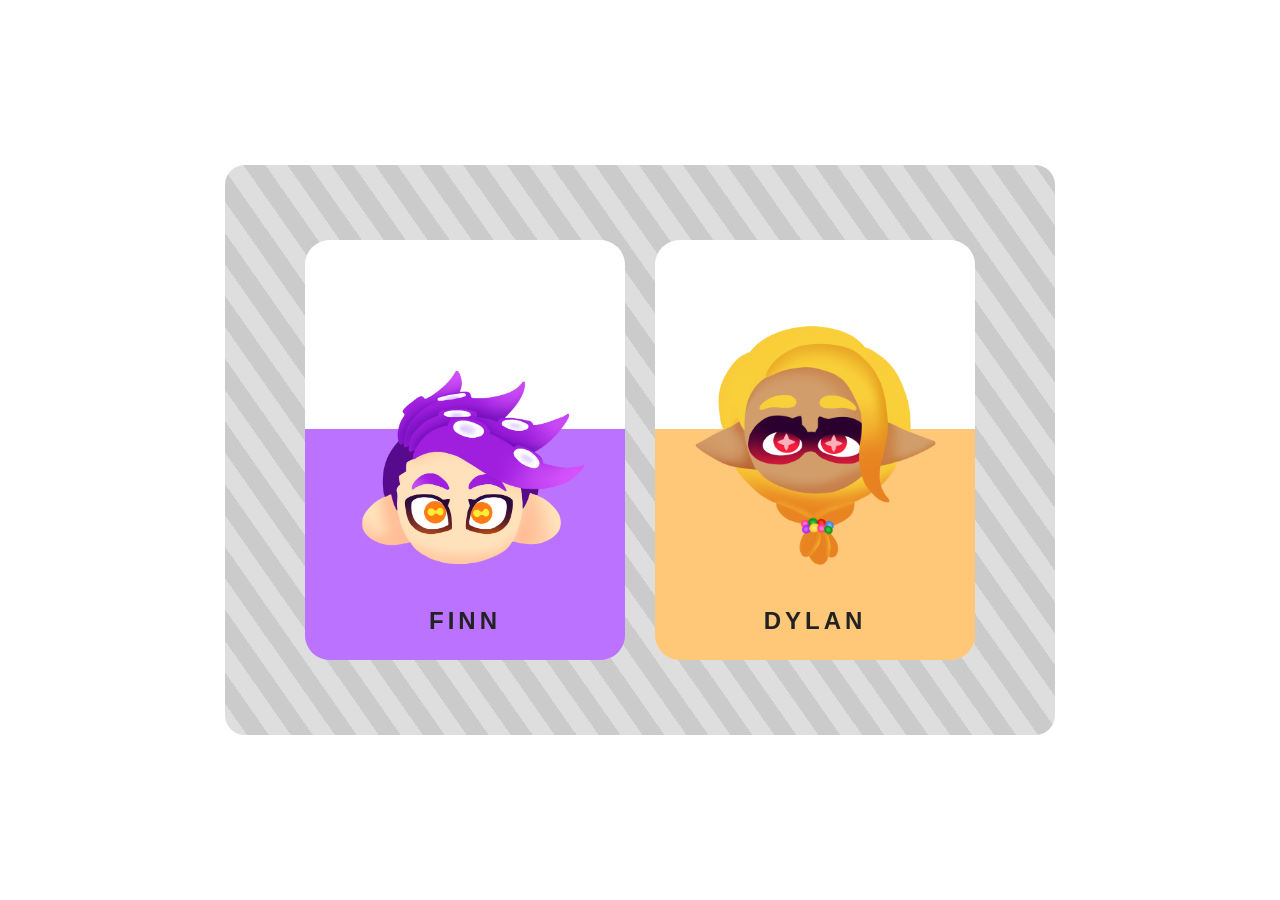
<file: index.html>
<!DOCTYPE html>
<html lang="en">
<head>
    <meta charset="UTF-8">
    <meta name="viewport" content="width=device-width, initial-scale=1.0">
    <title>Selection | Character Wiki</title>
    <link rel="shortcut icon" href="favicon.ico" type="image/x-icon">
    <link rel="stylesheet" href="style_char_select.css">
</head>
<body>



<div class="striped-bg">

<div class="character-list">

    

<!------------------ CHARACTER 1 --------------------->

<a href="index_finn.html" class="character-card character-finn">

    <div class="character-content">
        <img src="Images/Icon Finn.png" alt="Finn">
        <span class="character-name">Finn</span>
    </div>
    <div class="liquid"></div>
</a>

<!------------------ CHARACTER 2 --------------------->

<a href="index_dylan.html" class="character-card character-dylan">

    <div class="character-content">
        <img src="Images/Icon Dylan.png" alt="Dylan">
        <span class="character-name">Dylan</span>
    </div>
    <div class="liquid"></div>
</a>


<!---------------------------------------

<a href="#" class="character-card character-test">

    <div class="character-content">
        <img src="Images/placeholder.png" alt="UNDER_CONSTRUCTION">
        <span class="character-name">???</span>
    </div>
    <div class="liquid"></div>
</a>


<a href="#" class="character-card character-test2">

    <div class="character-content">
        <img src="Images/placeholder.png" alt="UNDER_CONSTRUCTION">
        <span class="character-name">???</span>
    </div>
    <div class="liquid"></div>
</a>


<a href="#" class="character-card character-test3">

    <div class="character-content">
        <img src="Images/placeholder.png" alt="UNDER_CONSTRUCTION">
        <span class="character-name">???</span>
    </div>
    <div class="liquid"></div>
</a>

<a href="#" class="character-card character-test4">

    <div class="character-content">
        <img src="Images/placeholder.png" alt="UNDER_CONSTRUCTION">
        <span class="character-name">???</span>
    </div>
    <div class="liquid"></div>
</a>

--------------------------------------------->

</div>
</div>



</body>
</html>
</file>
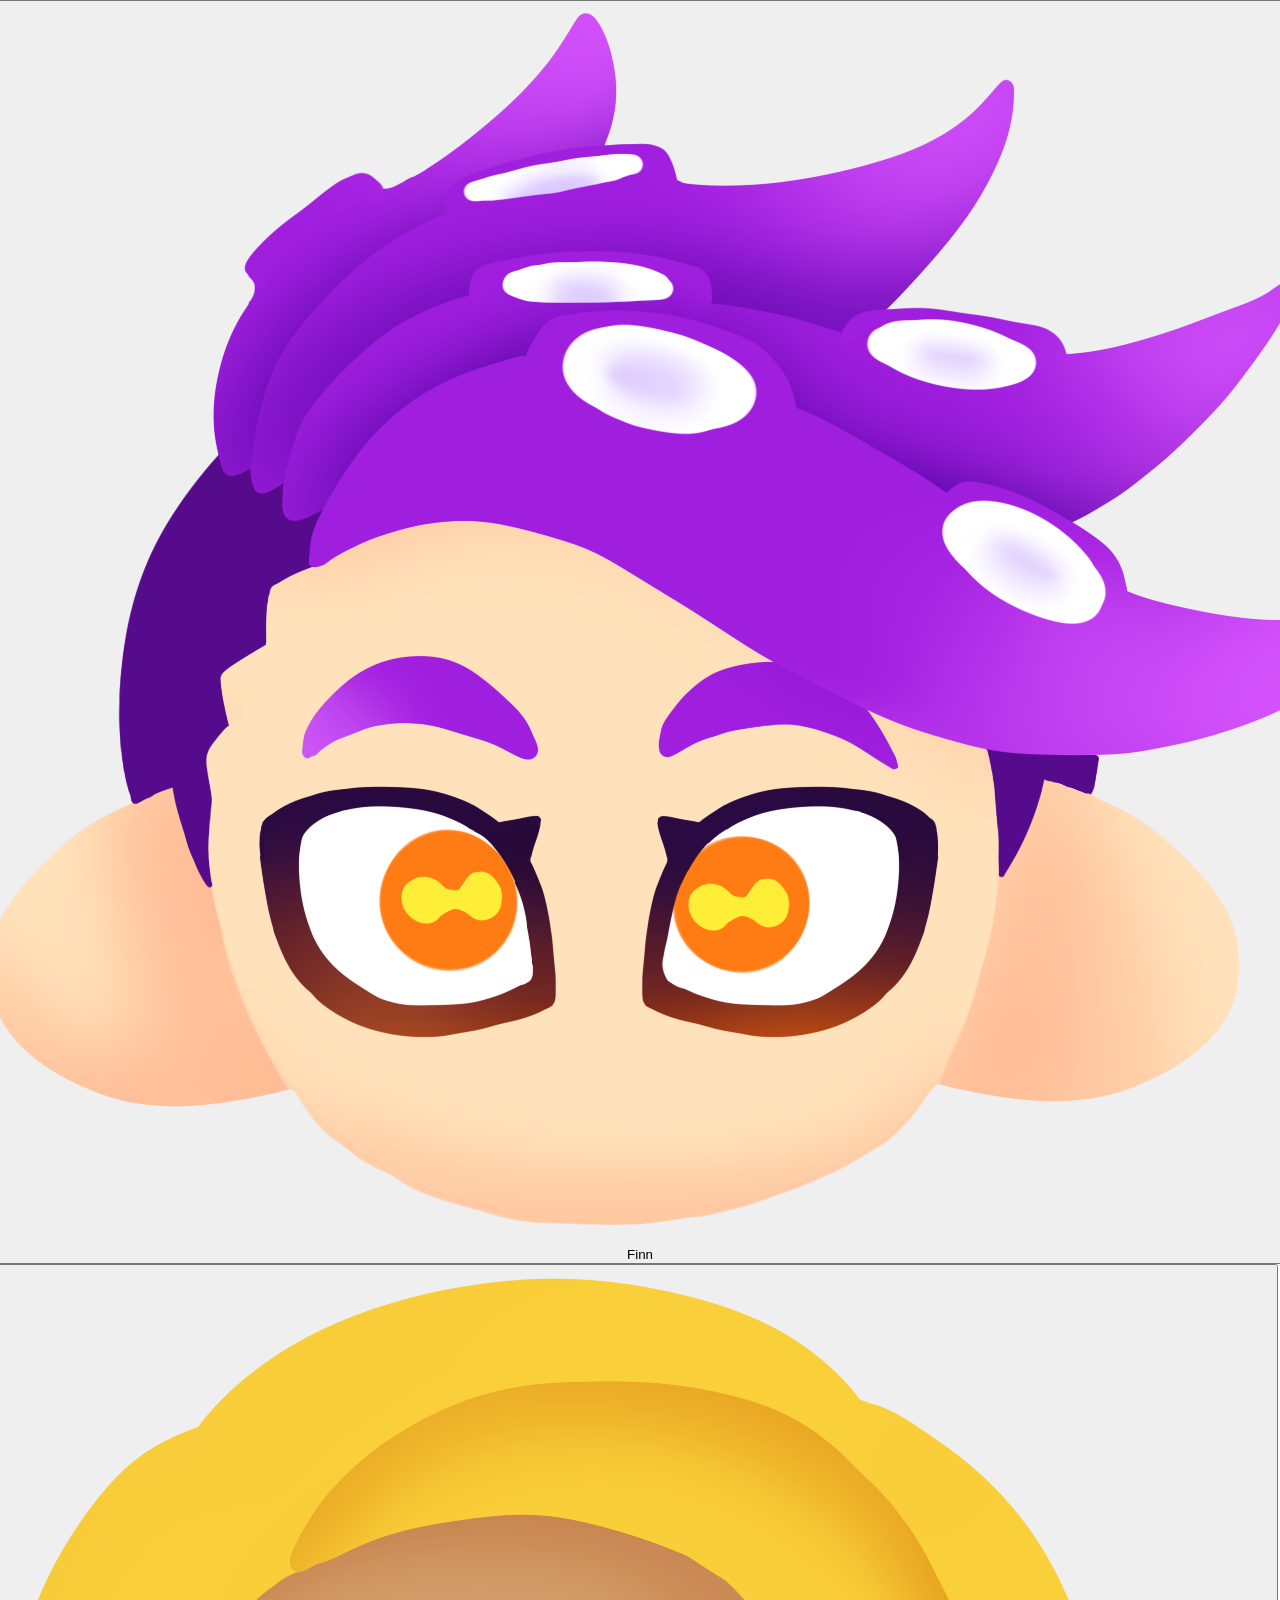
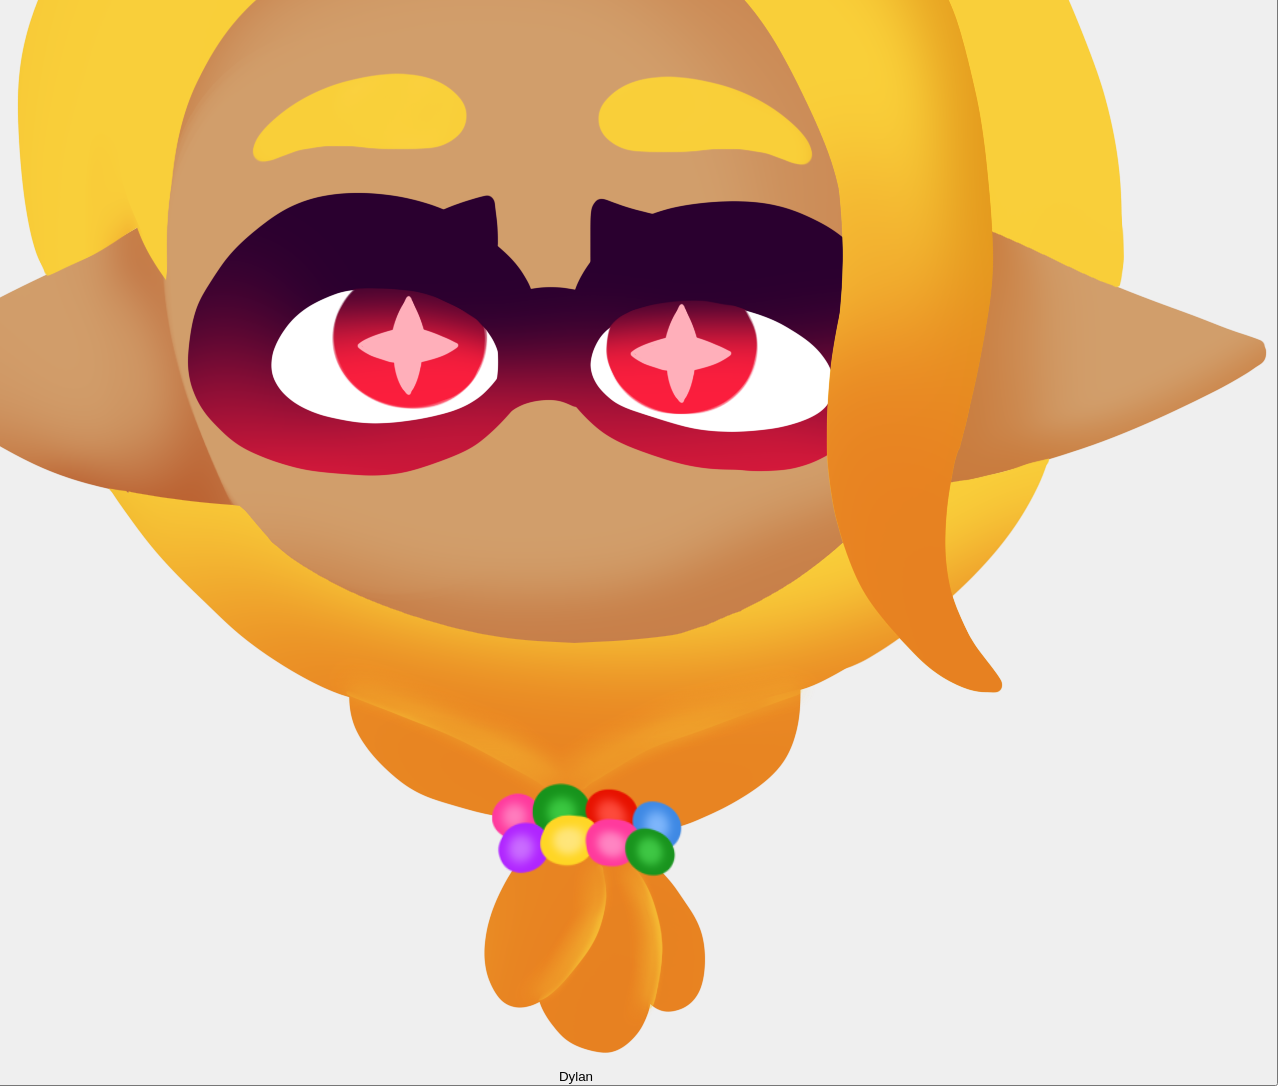
<file: index_char_select.html>
<!DOCTYPE html>
<html lang="en">
<head>
    <meta charset="UTF-8">
    <meta name="viewport" content="width=device-width, initial-scale=1.0">
    <title>Splatoon OC Wiki | Character Selection</title>
    <link rel="stylesheet" href="style_char_select.css">
      <link rel="icon" type="image/x-icon" href="#">
</head>
<body>
    
<div class="main-container">

<!----------------------------->
<a href="index_finn.html"><button class="finn-select">
  <div class="inner-container">
  <img class= "character-image" src="Images/Icon Finn.png" alt="#">
  </div>
<p>Finn</p>
</button></a>
<!----------------------------->
<a href="index_dylan.html"><button class="dylan-select">
  <div class="inner-container">
 <img class= "character-image" src="Images/Icon Dylan.png" alt="#">
</div>
<p>Dylan</p>
</button></a>
<!----------------------------->


<!--main container-->
</div>

</body>
</html>
</file>
<file: style_char_select.css>
* {
    margin: 0;
    padding: 0;
    box-sizing: border-box;
}

.character-list {
    padding: 35px 40px;
    height: calc(100% - 90px);
    display: grid;
    grid-template-columns: repeat(2, minmax(0, 1fr));
    grid-auto-rows: 420px;
    gap: 30px;
    overflow-y: auto;
    overflow-x: hidden;

}

body {
    display: flex;
    align-items: center;
    justify-content: center;
    min-height: 100vh;
    /* background: white; */
    /*PEAK Background*/
    background: url("https://external-content.duckduckgo.com/iu/?u=https%3A%2F%2Ftse2.mm.bing.net%2Fth%2Fid%2FOIP.Jzgj5yQoqZOhQB4LFdxA1gHaHa%3Fr%3D0%26pid%3DApi&f=1&ipt=f3e544e0fe7fe65405e03143f51e878da1ef02d9b58b16f15971d8880f79504b");
background-repeat: repeat;
background-attachment: scroll;
}



.character-card {
    position: relative;
    width: min(85vw, 320px);
    height: 420px;
    display: block;
    overflow: hidden;
    text-decoration: none;
    border-radius: 25px;
    background: #ffffff;

    /* This is important */
    isolation: isolate;
    transition: ease 0.5s;
}

.character-content {
    position: relative;
    width: 100%;
    height: 100%;
    display: flex;
    flex-direction: column;
    align-items: center;
    justify-content: flex-end;
    padding: 25px;
    z-index: 2;
}

.character-content img {
    width: 90%;
    height: auto;
    object-fit: contain;
    margin-bottom: 40px;
    transition: transform 0.5s ease;
}

.character-name {
    position: relative;

    color: #222;
    font-family: Arial, sans-serif;
    font-size: 24px;
    font-weight: bold;
    letter-spacing: 4px;
    text-transform: uppercase;

    transition:
        color 0.4s ease,
        text-shadow 0.4s ease,
        transform 0.4s ease;
}

/* ------------------------------ CUSTOM COLORS----------------------------------- */

.character-dylan .liquid {
    background: #ff990a;
}

.character-finn .liquid {
    background: #8400ff;
}


.character-test .liquid {
    background: blue;
}

.character-test2 .liquid {
    background: #75e200;
}

.character-test3 .liquid {
    background: #ff0073;
}

.character-test4 .liquid {
    background: #4c00ff;
}

/* ------------------------------ CUSTOM COLORS--------------------------------- */



.character-card .liquid {
    position: absolute;
    top: 45%;
    left: 50%;
    width: 200%;
    height: 200%;
    transform: translateX(-50%);
    transition: top 0.6s ease;
    z-index: 1;
}

.character-card .liquid::before,
.character-card .liquid::after {
    content: "";
    position: absolute;
    width: 200%;
    height: 200%;
    top: 0;
    left: 50%;
    transform: translate(-50%, -45%);
    border-radius: 48% 52% 50% 50%;
}

.character-card .liquid::before {
        background: rgba(255, 255, 255, 0.35);
    animation: animate 10s linear infinite;
}

.character-card .liquid::after {
      background: rgba(255, 255, 255, 0.15);
    animation: animate 15s linear infinite;
}

.character-card:hover .liquid {
    top: 0%;
}


.character-card:hover{
    
    --accent: white;
     transform: scale(1.045);

    border-color: var(--accent);

    box-shadow:
        0 0 8px var(--accent),
        0 0 20px var(--accent),
        0 0 35px color-mix(
            in srgb,
            var(--accent) 55%,
            transparent
        );
transition: ease 0.5s;
    z-index: 10;

}


.character-card:hover .character-name {
    color: white;

    text-shadow:
        0 0 5px rgba(255,255,255,0.8),
        0 0 15px rgba(255,255,255,0.6),
        0 0 30px rgba(255,255,255,0.4);

    transform: translateY(-3px);
}

.character-card:hover img {
    transform: scale(1.03);
}

@keyframes animate {
    0% {
        transform: translate(-50%, -75%) rotate(0deg);
    }

    100% {
        transform: translate(-50%, -75%) rotate(360deg);
    }
}



@-webkit-keyframes MOVE-BG {
	from {
		-webkit-transform: translateX(0);
	}
	to { 
		-webkit-transform: translateX(46px);
	}
}

@keyframes MOVE-BG {
	from {
		transform: translateX(0);
	}
	to { 
		transform: translateX(46px);
	}
}



.striped-bg{
    padding: 40px;
    background-color: lightgrey;
   background-image:
        repeating-linear-gradient(
            55deg,
            rgba(255, 255, 255, 0.25) 0px,
            rgba(255, 255, 255, 0.25) 18px,
            rgba(0, 0, 0, 0.04) 18px,
            rgba(0, 0, 0, 0.04) 36px
        );

    animation: moving-background 18s linear infinite;
    border-radius: 20px;
}


/* Moving background stripes */

@keyframes moving-background {

    from {
        background-position: 0 0;
    }

    to {
        background-position: 300px 0;
    }
}






/* ----------- MOBILE ------------------ */


@media (max-width: 700px) {

    body {
        min-height: 100vh;
        padding: 10px;
    }

    .striped-bg {
        width: 100%;
        height: calc(100vh - 20px);
        padding: 20px 10px;
        border-radius: 15px;
    }

    .character-list {
        width: 100%;
        height: 100%;
        display: flex;
        flex-direction: column;
        align-items: center;
        gap: 25px;
        padding: 10px 0;
        overflow-y: auto;
        overflow-x: hidden;
    }

    .character-card {
        width: min(85vw, 320px);
        height: 420px;
        flex-shrink: 0;
    }
}
</file>
